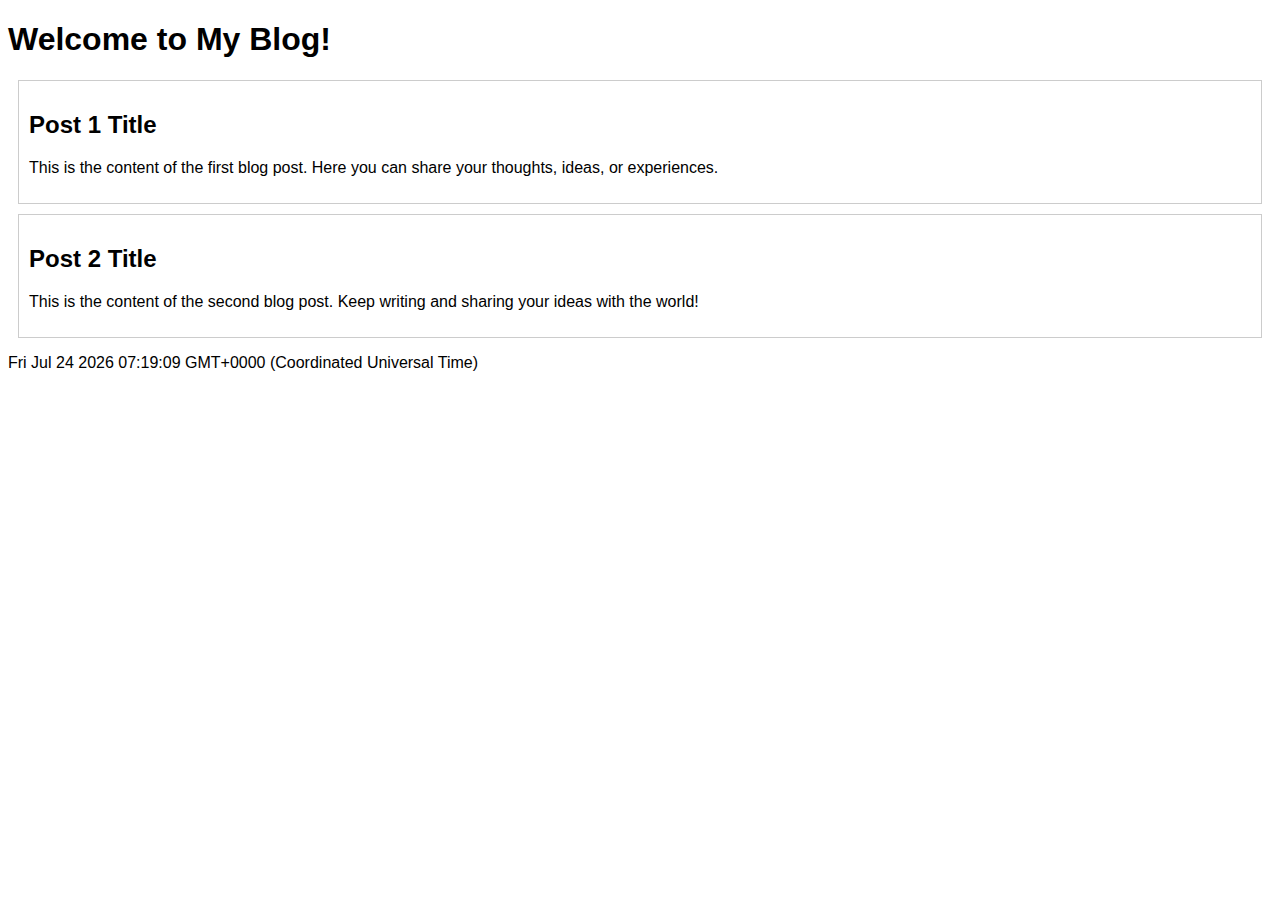
<file: amplify/public/index.html>
<!DOCTYPE html>
<html>

<head>
    <title>My Blog</title>
    <style>
        body {
            font-family: Arial, sans-serif;
        }
        .post {
            border: 1px solid #ccc;
            margin: 10px;
            padding: 10px;
        }
    </style>
    <script>
        window.onload = function() {
            var currentDateTimeSpan = document.getElementById('currentDateTime');
            var date = new Date();
            currentDateTimeSpan.textContent = date.toString();
        };
    </script>
</head>

<body>
    <h1>Welcome to My Blog!</h1>
    <div class="post">
        <h2>Post 1 Title</h2>
        <p>This is the content of the first blog post. Here you can share your thoughts, ideas, or experiences.</p>
    </div>
    <div class="post">
        <h2>Post 2 Title</h2>
        <p>This is the content of the second blog post. Keep writing and sharing your ideas with the world!</p>
    </div>
    <div>
        <p id="currentDateTime"></p>
    </div>
</body>

</html>
</file>
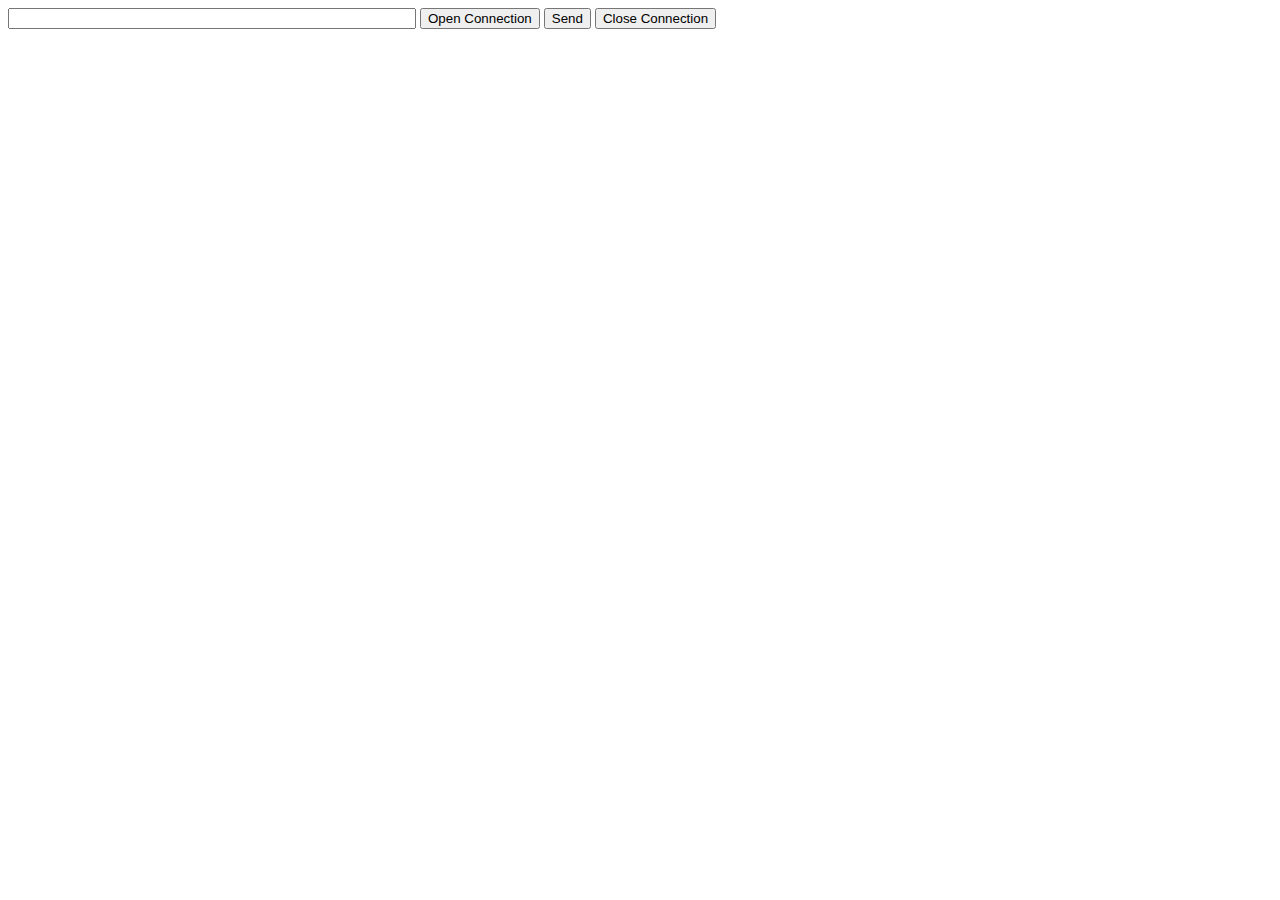
<file: chatapp/static/index.html>
<!DOCTYPE html>
<html>
<head>
    <title>Chat Application</title>
    <style>
        #message-input {
            width: 400px;
        }
    </style>
</head>
<body>
    <div id="status"></div>
    <input id="message-input" type="text">
    <button id="open-button">Open Connection</button>
    <button id="send-button">Send</button>
    <button id="close-button">Close Connection</button>
    <script src="chat.js"></script>
</body>
</html>
</file>
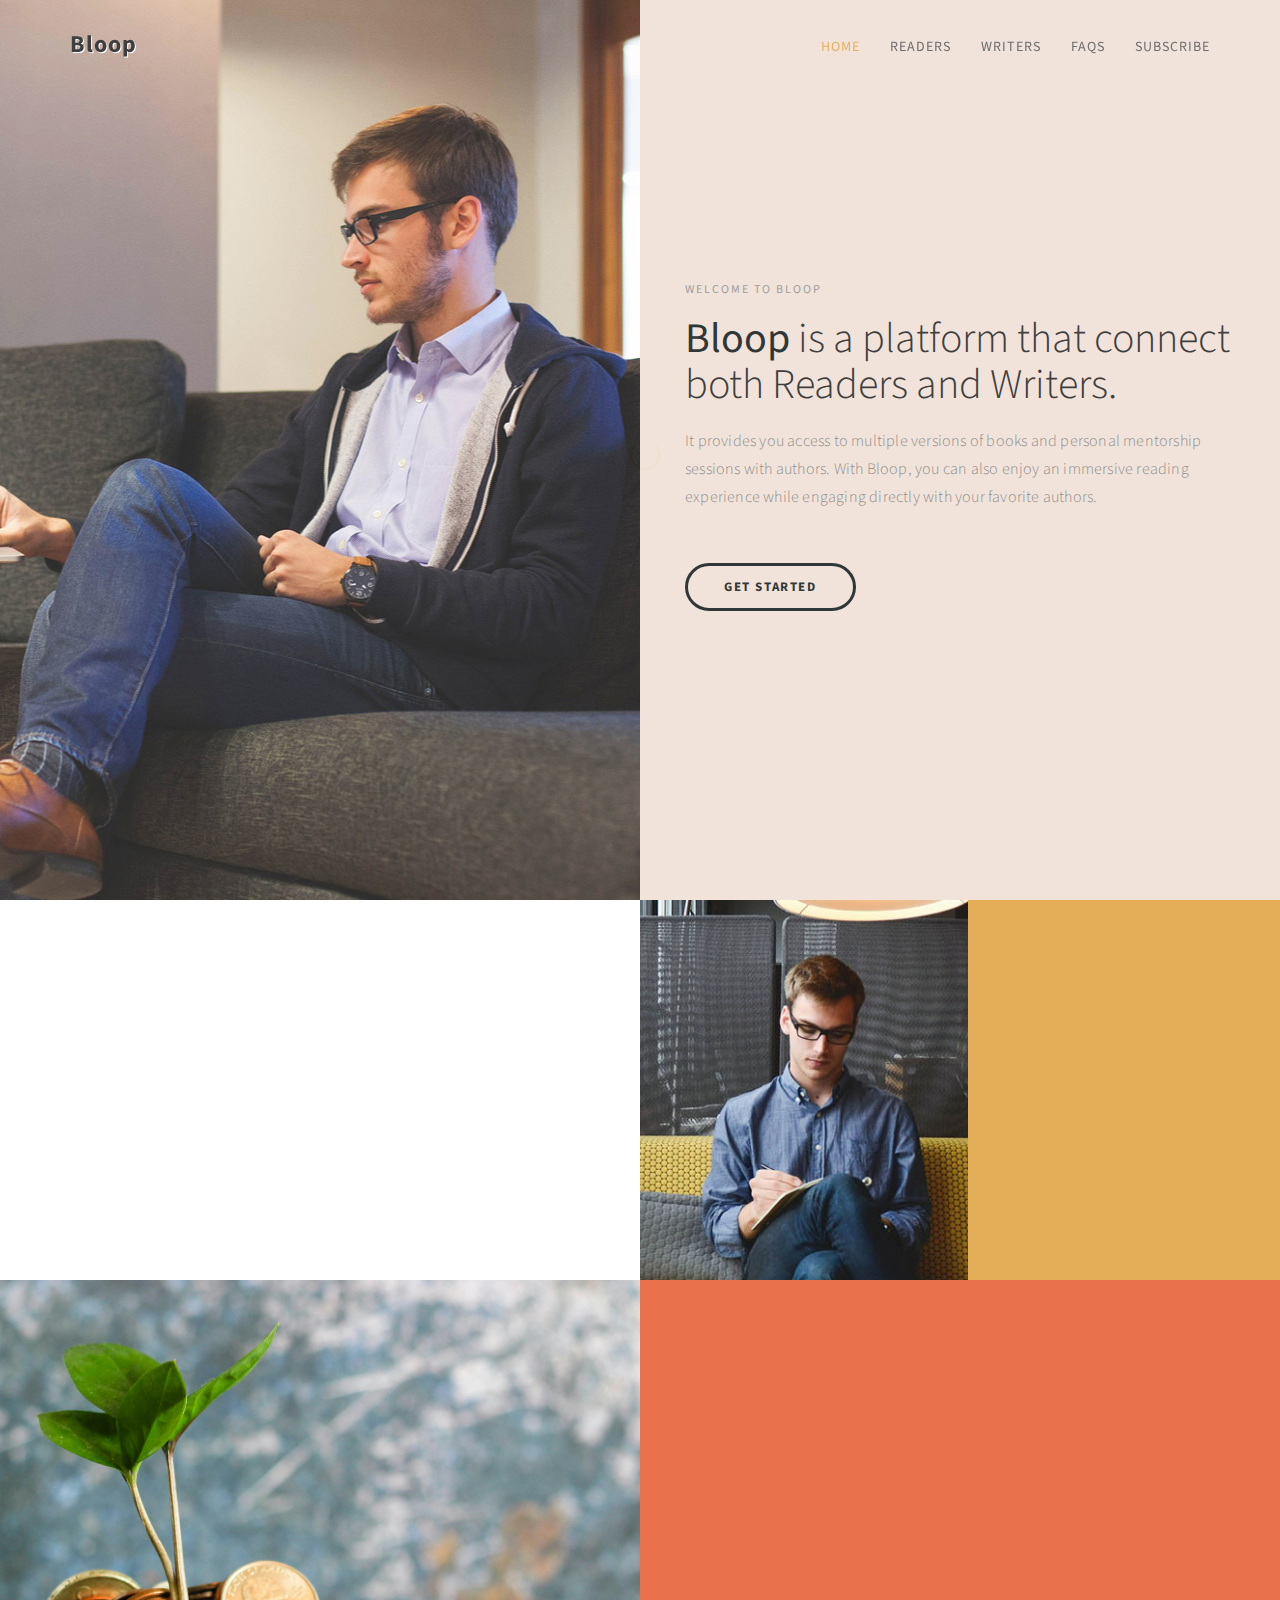
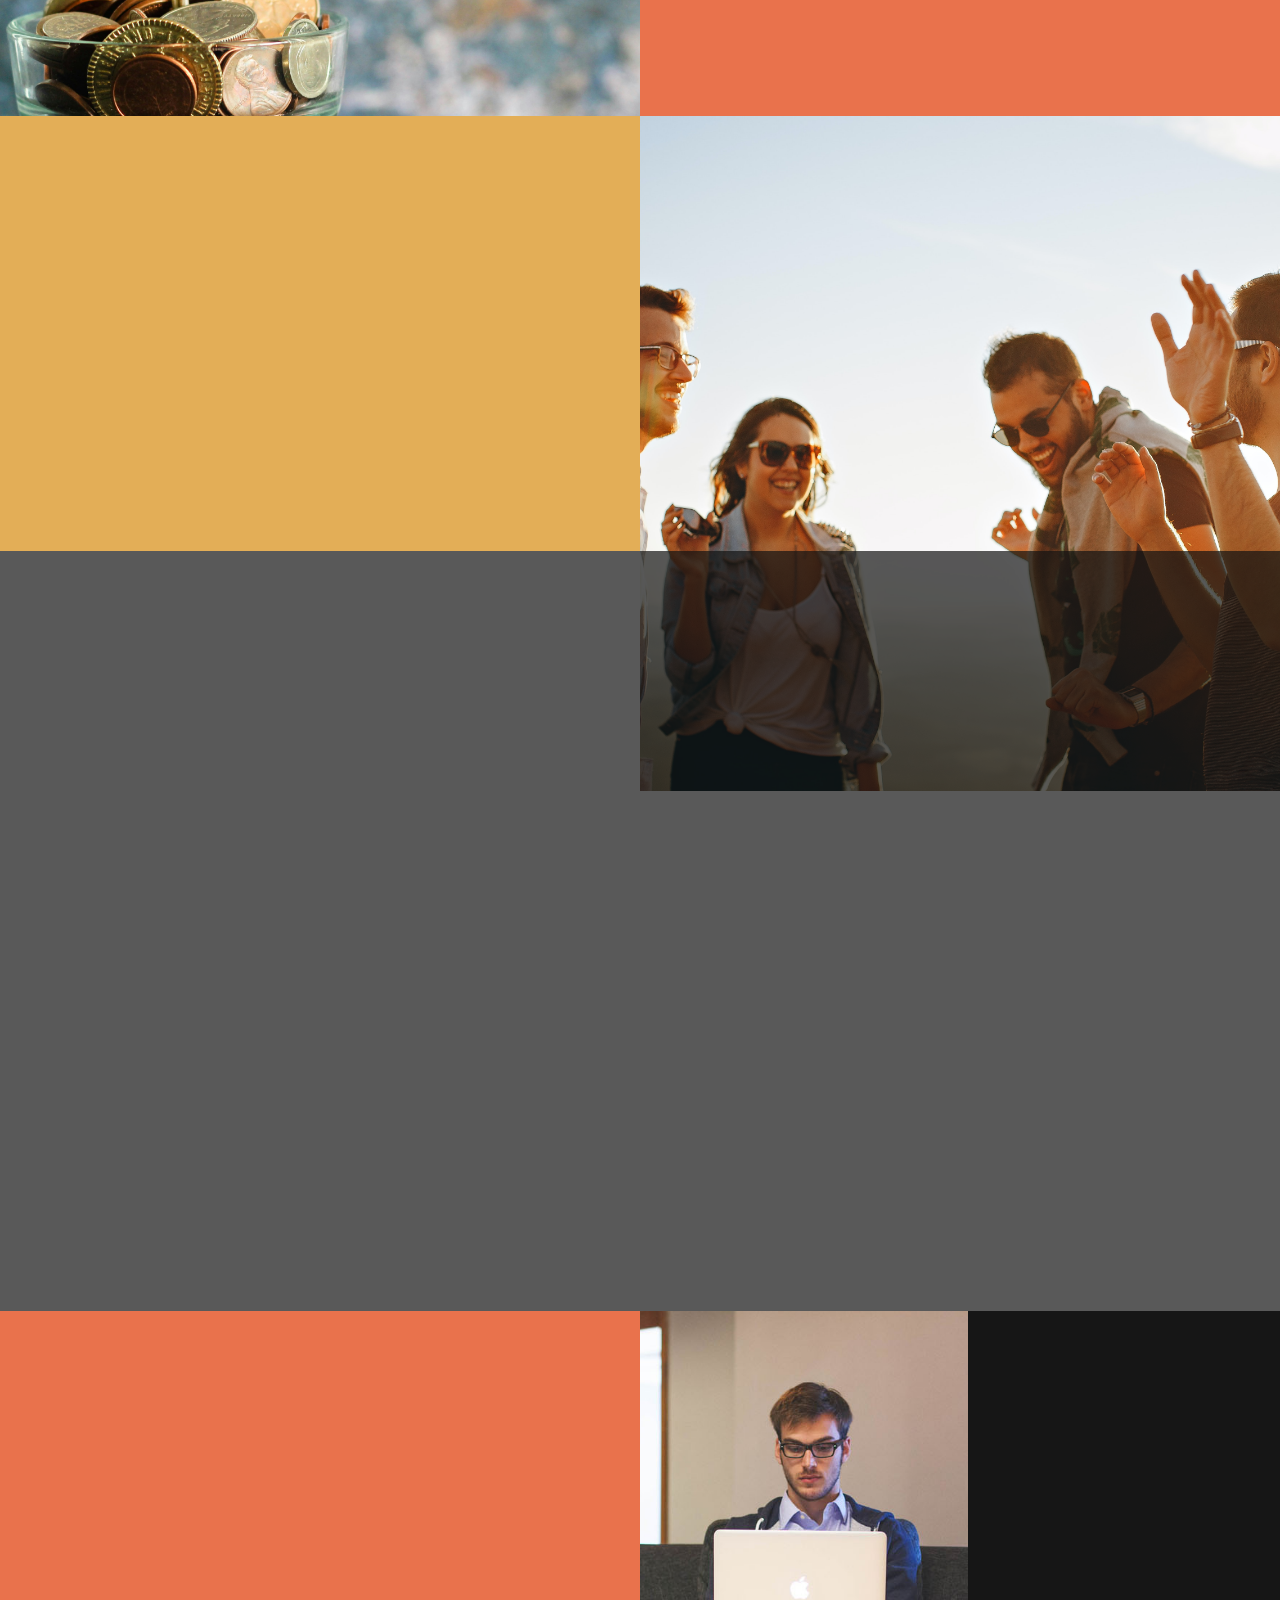
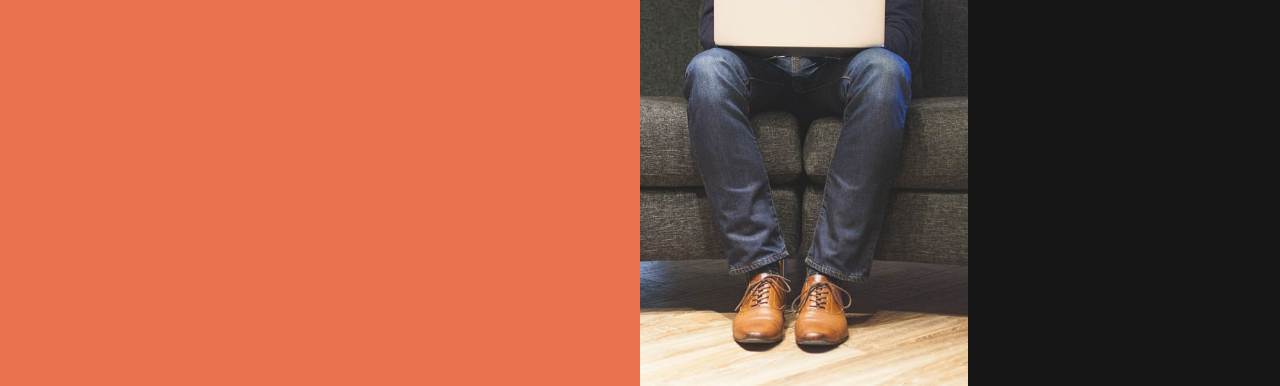
<file: Days/day9/index.html>
<!DOCTYPE html>
<html lang="en">
<head>

<meta charset="UTF-8">
<meta http-equiv="X-UA-Compatible" content="IE=Edge">
<meta name="description" content="">
<meta name="keywords" content="">
<meta name="author" content="">
<meta name="viewport" content="width=device-width, initial-scale=1, maximum-scale=1">

<title>Bloop</title>
<link rel="stylesheet" href="static/css/bootstrap.min.css">
<link rel="stylesheet" href="static/css/animate.css">
<link rel="stylesheet" href="static/css/font-awesome.min.css">
<link rel="stylesheet" href="static/css/templatemo-style.css">
<link href="https://fonts.googleapis.com/css?family=Source+Sans+Pro:300,400,700" rel="stylesheet">
<link rel="icon" type="image/x-icon" href="static/images/bloop_logo.png">

</head>
<body data-spy="scroll" data-target=".navbar-collapse" data-offset="50">

<!-- PRE LOADER -->

<div class="preloader">
     <div class="spinner">
          <span class="spinner-rotate"></span>
     </div>
</div>


<!-- Navigation Section -->

<div class="navbar navbar-fixed-top custom-navbar" role="navigation">
     <div class="container">

          <!-- navbar header -->
          <div class="navbar-header">
               <button class="navbar-toggle" data-toggle="collapse" data-target=".navbar-collapse">
                    <span class="icon icon-bar"></span>
                    <span class="icon icon-bar"></span>
                    <span class="icon icon-bar"></span>
               </button>
               <a href="#" class="navbar-brand">Bloop</a>
          </div>

          <div class="collapse navbar-collapse">
               <ul class="nav navbar-nav navbar-right">
                    <li><a href="#home" class="smoothScroll">Home</a></li>
                    <li><a href="#about" class="smoothScroll">Readers</a></li>
                    <li><a href="#experience" class="smoothScroll">Writers</a></li>
                    <li><a href="#quotes" class="smoothScroll">Faqs</a></li>
                    <li><a href="#contact" class="smoothScroll">Subscribe</a></li>
               </ul>
          </div>

     </div>
</div>


<!-- Home Section -->

<section id="home" class="parallax-section">
     <div class="container">
          <div class="row">

               <div class="col-md-6 col-sm-6">
                    <div class="home-img"></div>
               </div>

               <div class="col-md-6 col-sm-6">
                    <div class="home-thumb">
                         <div class="section-title">
                              <h4 class="wow fadeInUp" data-wow-delay="0.3s">welcome to Bloop</h4>
                              <h1 class="wow fadeInUp" data-wow-delay="0.6s"><strong>Bloop</strong> is a platform that connect both Readers and Writers.</h1>
                              <p class="wow fadeInUp" data-wow-delay="0.9s">It provides you access to multiple versions of books and personal mentorship sessions with authors. With Bloop, you can also enjoy an immersive reading experience while engaging directly with your favorite authors.</p>
                              
                              <a href="#about" class="wow fadeInUp smoothScroll section-btn btn btn-success" data-wow-delay="1.4s">Get Started</a>
                              
                         </div>
                    </div>
               </div>


          </div>
     </div>
</section>


<!-- About Section -->

<section id="about" class="parallax-section">
     <div class="container">
          <div class="row">

               <div class="col-md-6 col-sm-12">
                    <div class="about-thumb">
                         <div class="wow fadeInUp section-title" data-wow-delay="0.4s">
                              <h1>Access to Multiple Versions</h1>
                         </div>
                         <div class="wow fadeInUp" data-wow-delay="0.8s">
                              <p>When the book is out to the public, the narrative is fixed but Bloop changes it.</p>
                              <p><b>Alternate Endings:</b> Readers can explore different conclusions for the same story.</p>
                              <p><b>Revised Editions:</b> Readers can enjoy updated and refined versions of the original narrative.</p>
                              <p><b>Expanded Narratives:</b> Readers have access to a deeper exploration of characters, plotlines, or story worlds.</p>
                         </div>
                    </div>
               </div>

               <div class="col-md-3 col-sm-6">
                    <div class="background-image about-img"></div>
               </div>

               <div class="bg-yellow col-md-3 col-sm-6">
                    <div class="skill-thumb">
                         <div class="wow fadeInUp section-title color-white" data-wow-delay="1.2s">
                              <h1>Engagement with Authors</h1>
                              <p class="color-white">Direct engagement creates a personal bond between the author and reader and readers can directly seek clarifications on plot points, character motivations, improving their reading</p>
                         </div>
                    </div>
               </div>

          </div>
     </div>
</section>

<!-- Experience Section -->

<section id="experience" class="parallax-section">
     <div class="container">
          <div class="row">

               <div class="col-md-6 col-sm-6">
                    <div class="background-image experience-img"></div>
               </div>

               <div class="col-md-6 col-sm-6">
                    <div class="color-white experience-thumb">
                         <div class="wow fadeInUp section-title" data-wow-delay="0.8s">
                              <h1>Continuous Income</h1>
                              <p class="color-white">Bloop provides a more sustainable and consistent source of income for authors. It could be through subscriptions, mentorship sessions, or royalties from different versions of their books.</p>
                         </div>

                         <div class="wow fadeInUp color-white media" data-wow-delay="1.2s">
                              <p class="color-white"><b>Subscription:</b> Authors subscribe to Bloop for tools and engagement opportunities and earn from readers through various monetization methods.</p>
                              <p class="color-white"><b>Mentorship or Consultancy Sessions:</b> Authors could offer paid mentorship or consultancy sessions, as mentioned earlier. Readers could pay to participate in these sessions, with the payment going directly to the author.</p>
                         </div>
                    </div>
               </div>

          </div>
     </div>
</section>


<!-- Education Section -->

<section id="education" class="parallax-section">
     <div class="container">
          <div class="row">

               <div class="col-md-6 col-sm-6">
                    <div class="color-white education-thumb">
                         <div class="wow fadeInUp section-title" data-wow-delay="0.8s">
                              <h1>Community Building</h1>
                              <p class="color-white">Bloop allows authors to cultivate a community of readers who are interested in their work. This can help to create a dedicated fan base, which is not only gratifying but also helpful in ensuring the success of future releases.</p>
                         </div>

                         <div class="wow fadeInUp color-white media" data-wow-delay="1.2s">
                              <p class="color-white"><b>Engagement and Interaction:</b> Bloop provides tools for authors to interact directly with readers, fostering a strong connection and transforming casual readers into dedicated fans.</p>
                              <p class="color-white"><b>Exclusive Content:</b> Authors can offer exclusive content like early access to new books or special versions, deepening the bond with their fan base.</p>
                         </div>
                    </div>
               </div>

               <div class="col-md-6 col-sm-6">
                    <div class="background-image education-img"></div>
               </div>

          </div>
     </div>
</section>


<!-- Quotes Section -->

<section id="quotes" class="parallax-section">
     <div class="overlay"></div>
     <div class="container">
          <div class="row">

               <div class="col-md-offset-1 col-md-5 col-sm-12">
                    <h3 class="wow fadeInUp color-white" data-wow-delay="0.8s"><b>What is Bloop?</b></h4>
                    <p class="wow fadeInUp color-white" data-wow-delay="1s">Bloop is an interactive platform designed to revolutionize the reading experience by providing access to multiple versions of books and offering opportunities for direct engagement with authors. It aims to foster a global community of readers and authors, facilitating deep literary exploration and discussions.</p>
               </div>

               <div class="col-md-offset-1 col-md-5 col-sm-12">
                    <h3 class="wow fadeInUp color-white" data-wow-delay="0.8s"><b>What are Loops?</b></h4>
                    <p class="wow fadeInUp color-white" data-wow-delay="1s">Loops on Bloop refer to the various services that authors provide to their readers. These services could include different versions of their books (such as alternate endings or revised editions), mentorship programs, literary courses, merchandise, and other forms of content or experiences. Each Loop offers a unique way for readers to engage with authors and their work.</p>
               </div>

               <div class="col-md-offset-1 col-md-5 col-sm-12">
                    <h3 class="wow fadeInUp color-white" data-wow-delay="0.8s"><b>How does Bloop's subscription model work?</b></h4>
                    <p class="wow fadeInUp color-white" data-wow-delay="1s">Bloop’s world on the B2B model in which authors subscribe to the platform for access to various publishing tools and reader engagement opportunities. They can monetize their work directly from readers through book sales, paid events, mentorship sessions, or crowdfunding.</p>
               </div>

               <div class="col-md-offset-1 col-md-5 col-sm-12">
                    <h3 class="wow fadeInUp color-white" data-wow-delay="0.8s"><b>How much does it cost to subscribe to Bloop as a reader?</b></h4>
                    <p class="wow fadeInUp color-white" data-wow-delay="1s">Bloop doesn't charge readers for subscriptions. As a reader, you can access content on Bloop for free. Any charges you may incur would be directly from transactions with authors, such as purchasing their books, attending paid events, or participating in mentorship sessions. Each author sets their own prices for these services.</p>
               </div>

          </div>
     </div>
</section>


<!-- Contact Section -->

<section id="contact" class="parallax-section">
     <div class="container">
          <div class="row">

               <div class="col-md-6 col-sm-12">
                    <div class="contact-form">
                         <div class="wow fadeInUp section-title" data-wow-delay="0.2s">
                              <h1 class="color-white">Subscribe to Mentorship Program</h1>
                              <p class="color-white">Once a week, get the mentorship rules, podcasts with amazing writers and much more.</p>
                         </div>

                         <div id="contact-form">
                              <form method="post">
                                   <div class="wow fadeInUp" data-wow-delay="1s">
                                        <input name="fullname" type="text" class="form-control" id="fullname" placeholder="Your Name">
                                   </div>
                                   <div class="wow fadeInUp" data-wow-delay="1.2s">
                                        <input name="email" type="email" class="form-control" id="email" placeholder="Your Email">
                                   </div>
                                   <div class="wow fadeInUp col-md-6 col-sm-8" data-wow-delay="1.6s">
                                        <input name="submit" type="submit" class="form-control" id="submit" value="Subscribe">
                                   </div>
                              </form>
                         </div>

                    </div>
               </div>

               <div class="col-md-3 col-sm-6">
                    <div class="background-image contact-img"></div>
               </div>

               <div class="bg-dark col-md-3 col-sm-6">
                    <div class="contact-thumb">
                         <div class="wow fadeInUp contact-info" data-wow-delay="0.8s">
                              <h1 class="color-white">Contact</h1>
                              <p><i class="fa fa-youtube"></i> <a href="https://www.youtube.com/@ibilalkayy" target="_blank">ibilalkayy</a></p>
                              <p><i class="fa fa-twitter"></i> <a href="https://twitter.com/ibilalkayy" target="_blank">@ibilalkayy</a></p>
                              <p><i class="fa fa-envelope-o"></i> <a href="mailto:hi@bloop.gg">hi@bloop.gg</a></p>
                         </div>

                    </div>
               </div>

          </div>
     </div>
</section>

<!-- SCRIPTS -->

<script src="static/js/jquery.js"></script>
<script src="static/js/bootstrap.min.js"></script>
<script src="static/js/jquery.parallax.js"></script>
<script src="static/js/smoothscroll.js"></script>
<script src="static/js/wow.min.js"></script>
<script src="static/js/custom.js"></script>

</body>
</html>
</file>
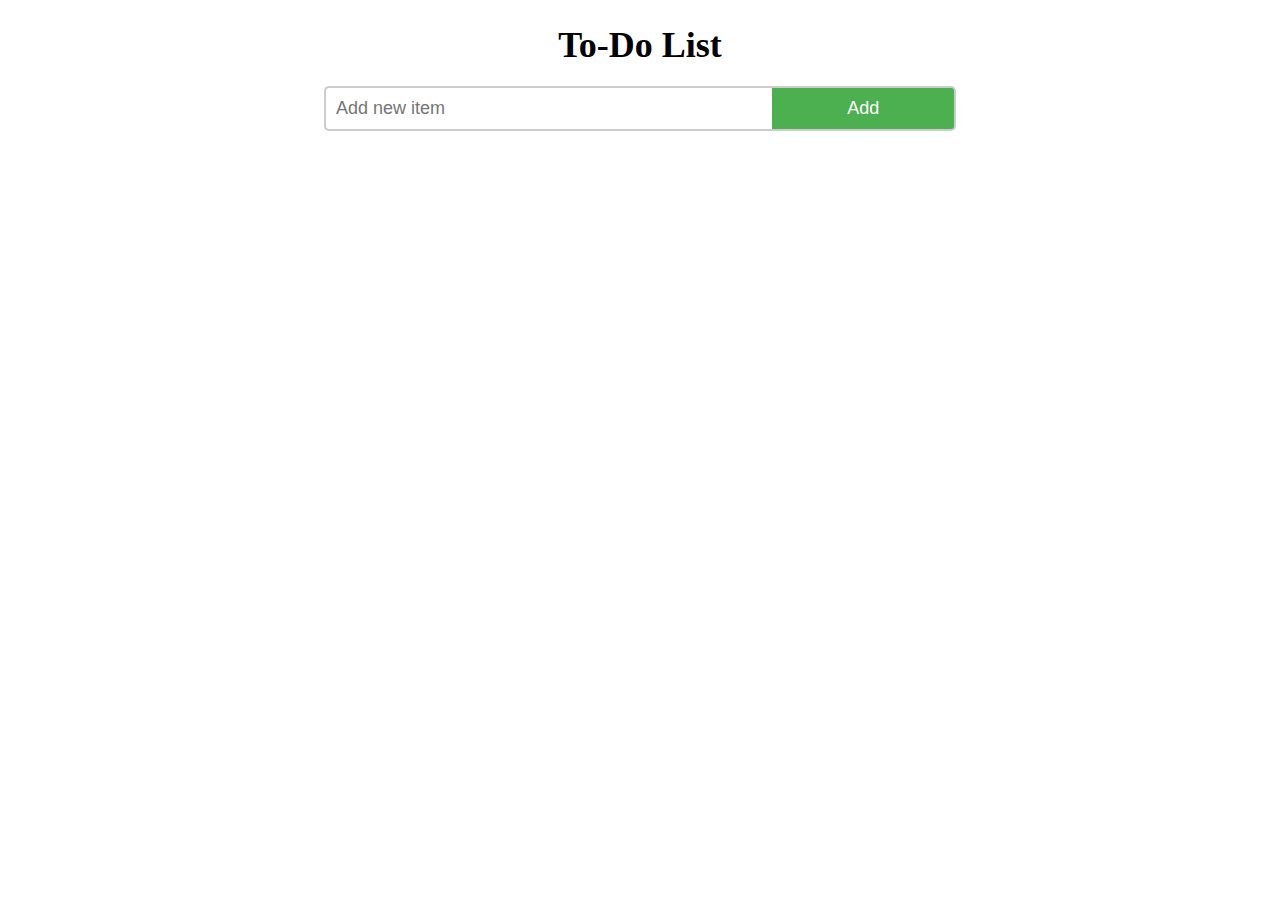
<file: Days/day4/s3bucket/index.html>
<!DOCTYPE html>
<html>
  <head>
    <meta charset="UTF-8">
    <title>To-Do List</title>
    <link rel="stylesheet" href="style.css">
  </head>
  <body>
    <div class="container">
      <h1>To-Do List</h1>
      <form>
        <input type="text" id="new-item" placeholder="Add new item">
        <button type="submit" id="add-btn">Add</button>
      </form>
      <ul id="todo-list"></ul>
    </div>
    <script src="script.js"></script>
  </body>
</html>
</file>
<file: Days/day9/static/css/templatemo-style.css>
/*

Stimulus Template

http://www.templatemo.com/tm-498-stimulus

*/

body {
	background: #ffffff;
    font-family: 'Source Sans Pro', sans-serif;
    font-style: normal;
	font-weight: 300;
    overflow-x: hidden;
}

html,body {
  width: 100%;
  height: 100%;
}


/*---------------------------------------
    Typorgraphy              
-----------------------------------------*/

h1,h2,h3,h4,h5,h6 {
  font-style: normal;
  font-weight: 300;
}

h1,h2,h3 {
  font-weight: 300;
}

h1 {
  font-size: 42px;
  padding-bottom: 14px;
  margin-bottom: 0px;
}

h2 {
  font-size: 42px;
  line-height: 52px;
  margin-top: 0px;
}

h3 {
  font-size: 26px;
  line-height: 32px;
  padding-bottom: 6px;
}

h4 {
  color: #999;
  font-size: 12px;
  font-weight: normal;
  letter-spacing: 2px;
  text-transform: uppercase;
  padding-top: 6px;
}

h5 {
  color: #666666;
}

strong {
  color: #232B2B;
  font-weight: normal;
}

p {
    color: #888;
    font-size: 16px;
    font-weight: 300;
    line-height: 28px;
    letter-spacing: 0.2px;
}

.section-btn {
  background-color: transparent;
  border: 3px solid #232B2B;
  border-radius: 100px;
  color: #232B2B;
  font-size: 13px;
  font-weight: bold;
  letter-spacing: 1.6px;
  padding: 12px 36px;
  margin-top: 42px;
  transition: all 0.4s ease-in-out;
  text-transform: uppercase;
}

.section-btn:hover {
  background: #E3AE57;
  border-color: transparent;
  color: #ffffff;
}

.btn-success:focus {
  background-color: #000;
  border-color: transparent;
}

.parallax-section {
  background-attachment: fixed !important;
  background-size: cover !important;
}

.section-title {
  position: relative;
  padding-bottom: 22px;
}

#about,
#service,
#experience,
#education,
#contact {
  position: relative;
}

#home .container,
#about .container, 
#experience .container,
#service .container,
#education .container,
#contact .container {
  width: 100%;
  padding: 0;
  margin: 0;
}

#experience .experience-thumb,
#education .education-thumb  {
  padding: 22px 42px 42px 42px;
}

#service,
#quotes,
footer {
  text-align: center;
}

#experience,
#education {
  background: #E9724C;
}

.background-image {
    background-position: 50% 50% !important;
    background-size: cover !important;
    width: 100%;
    height: 100%;
    min-height: 75vh;
    position: absolute;
    top: 0;
    right: 0;
    bottom: 0;
    left: 0;
}

.color-white {
  color: #ffffff;
}

.color-yellow {
  color: #E3AE57;
}

.bg-yellow {
  background: #E3AE57;
}

.bg-white {
  background: #ffffff;
}

.bg-dark {
  background: #161616;
}



/*---------------------------------------
    General               
-----------------------------------------*/

html{
  -webkit-font-smoothing: antialiased;
}

a {
  color: #E3AE57;
  -webkit-transition: 0.5s;
  -o-transition: 0.5s;
  transition: 0.5s;
  text-decoration: none !important;
}
a:hover, a:active, a:focus {
  color: #E3AE57;
  outline: none;
}

* {
  -webkit-box-sizing: border-box;
  -moz-box-sizing: border-box;
  box-sizing: border-box;
}

*:before,
*:after {
  -webkit-box-sizing: border-box;
  -moz-box-sizing: border-box;
  box-sizing: border-box;
}



/*---------------------------------------
    Preloader section              
-----------------------------------------*/

.preloader {
  position: fixed;
  top: 0;
  left: 0;
  width: 100%;
  height: 100%;
  z-index: 99999;
  display: flex;
  flex-flow: row nowrap;
  justify-content: center;
  align-items: center;
  background: none repeat scroll 0 0 #ffffff;
}

.spinner {
  border: 1px solid transparent;
  border-radius: 5px;
  position: relative;
}

.spinner:before {
  content: '';
  box-sizing: border-box;
  position: absolute;
  top: 50%;
  left: 50%;
  width: 30px;
  height: 30px;
  margin-top: -10px;
  margin-left: -10px;
  border-radius: 50%;
  border: 2px solid #E3AE57;
  border-top-color: #f9f9f9;
  animation: spinner .6s linear infinite;
}

@-webkit-@keyframes spinner {
  to {transform: rotate(360deg);}
}

@keyframes spinner {
  to {transform: rotate(360deg);}
}



/*---------------------------------------
    Navigation section              
-----------------------------------------*/

.custom-navbar {
    margin-bottom: 0;
    background-color: #ffffff;
}

.custom-navbar .navbar-brand {
    color: #333;
	text-shadow: 1px 1px #fff;
    font-weight: bold;
    font-size: 24px;
    line-height: 35px;
    letter-spacing: 1px;
}

.custom-navbar .nav li a {
    color: #666;
    font-size: 14px;
    font-weight: 400;
    letter-spacing: 1px;
    text-transform: uppercase;
    line-height: 40px;
    transition: all 0.4s ease-in-out;
}

.custom-navbar .nav li a:hover {
    background: transparent;
    color: #E3AE57;
}

.custom-navbar .navbar-nav > li > a:hover,
.custom-navbar .navbar-nav > li > a:focus {
  background-color: transparent;
}

.custom-navbar .nav li.active > a {
    background-color: transparent;
    color: #E3AE57;
}

.custom-navbar .navbar-toggle {
    border: none;
    padding-top: 10px;
}

.custom-navbar .navbar-toggle {
    background-color: transparent;
}

.custom-navbar .navbar-toggle .icon-bar {
    background: #E3AE57;
    border-color: transparent;
}

@media(min-width:768px) {
    .custom-navbar {
        padding: 12px 0;
        border-bottom: 0;
        background: 0 0; 
    }
    .custom-navbar.top-nav-collapse {
        background: #ffffff;
        box-shadow: 0px 2px 8px 0px rgba(50, 50, 50, 0.08);
        padding: 0;
    }

}



/*---------------------------------------
    Home section              
-----------------------------------------*/

#home h1 {
  padding-bottom: 18px;
}

#home .col-md-6 {
  background: #f1e2d7;
/* light blue color: #c3eafd; */
  padding-right: 0;
  padding-left: 0;
}

#home .home-img {
  background: url('../images/home-img.jpg') no-repeat;
  background-size: cover;
  background-position: 50% 50%;
  width: 100%;
  height: 100vh;
}

#home .home-thumb {
  display: -webkit-box;
  display: -webkit-flex;
  display: -ms-flexbox;
  display: flex;
  -webkit-box-align: center;
  -webkit-align-items: center;
  -ms-flex-align: center;
  align-items: center;
  height: 100vh;
  padding: 0 45px 0 45px;
}



/*---------------------------------------
   About section              
-----------------------------------------*/

#about .about-img {
    background: url('../images/about-img.jpg') no-repeat;
}

#about .about-thumb,
#about .skill-thumb {
  padding: 22px 32px 32px 32px;
}

#about .progress {
  background: #ffffff;
  border-radius: 0px;
  box-shadow: none;
  height: 2px;
}

#about .progress-bar-primary {
  background: #232B2B;
}

#about strong,
#about span {
  font-weight: bold;
  display: inline-block;
  padding-bottom: 8px;
}



/*---------------------------------------
    Service section              
-----------------------------------------*/

#service {
  background: #E9724C;
}

#service p {
  font-size: 18px;
  line-height: 30px;
}

#service .service-thumb {
  padding: 52px 22px 52px 22px;
}

#service .service-thumb .fa {
  font-size: 42px;
  padding-bottom: 22px;
}



/*---------------------------------------
    Experience section              
-----------------------------------------*/

#experience .experience-img {
  background: url('../images/experience-img.jpeg') no-repeat;
}

#experience .media-heading {
  margin-bottom: 0px;
}

#experience .media .fa {
  font-size: 42px;
  margin-right: 14px;
}

#experience small {
  color: #633;
  font-weight: bold;
}

/*---------------------------------------
    Education section              
-----------------------------------------*/

#education {
  background: #E3AE57;
}

#education .education-img {
  background: url('../images/education-img.jpeg') no-repeat;
}

#education .media-heading {
  margin-bottom: 0px;
}

#education .media .fa {
  font-size: 42px;
  margin-right: 14px;
}

#education small {
  color: #886D1E;
  font-weight: bold;
}



/*---------------------------------------
   Quotes section              
-----------------------------------------*/

#quotes {
    background: url('../images/quotes-bg.jpg') 50% 0 repeat-y fixed;
    background-size: cover;
    background-position: center center;
    color: #ffffff;
    position: relative;
    padding: 100px 0px;
}

#quotes .overlay {
    background: #121212;
    width: 100%;
    height: 100%;
    position: absolute;
    top: 0;
    opacity: 0.7;
}

#quotes .fa {
  font-size: 42px;
  margin-top: 32px;
  margin-bottom: 22px;
}

#quotes p {
  padding-top: 32px;
}


/*---------------------------------------
    Contact section              
-----------------------------------------*/

#contact {
  background: #E9724C;
}

#contact .contact-form,
#contact .contact-thumb {
  padding: 22px 32px 22px 32px;
  min-height: 75vh;
}

#contact .contact-img {
  background: url('../images/contact-img.jpg') no-repeat;
  min-height: 75vh;
}

#contact .contact-info {
  padding-top: 6px;
  padding-bottom: 6px;
}

#contact .form-control::-moz-placeholder{color:#ffffff;opacity:1}
#contact .form-control:-ms-input-placeholder{color:#ffffff}
#contact .form-control::-webkit-input-placeholder{color:#ffffff}

#contact .form-control {
  background: transparent;
  border: none;
  border-bottom: 1px solid #E3AE57;
  border-radius: 0px;
  box-shadow: none;
  color: #ffffff;
  font-size: 18px;
  margin-top: 10px;
  margin-bottom: 25px;
  transition: all 0.4s ease-in-out;
}

#contact .form-control:focus {
  border-bottom-color: #ffffff;
}

#contact input {
  height: 45px;
}

#contact input[type="submit"] {
  background: #ffffff;
  border: 2px solid transparent;
  border-radius: 40px;
  color: #161616;
  padding-bottom: 10px;
}

#contact input[type="submit"]:hover {
  background: transparent;
  border-color: #ffffff;
  color: #ffffff;
}

#contact .fa {
  padding-right: 10px;
}



/*---------------------------------------
   Footer section              
-----------------------------------------*/

footer {
    padding: 140px 0px;
}



/*---------------------------------------
   Social icon             
-----------------------------------------*/

.social-icon {
    position: relative;
    padding: 0;
    margin: 0;
    text-align: center;
}

.social-icon li {
    display: inline-block;
    list-style: none;
}

.social-icon li a {
    border: 2px solid transparent;
    color: #999;
    border-radius: 100px;
    cursor: pointer;
    font-size: 16px;
    text-decoration: none;
    transition: all 0.4s ease-in-out;
    width: 50px;
    height: 50px;
    line-height: 50px;
    text-align: center;
    vertical-align: middle;
    position: relative;
    margin: 22px 4px 10px 4px;
}

.social-icon li a:hover {
    background: #E3AE57;
    border-color: #ffffff;
    color: #ffffff;
    transform: scale(1.1);
}



/*---------------------------------------
   Mobile Responsive         
-----------------------------------------*/

@media only screen and (max-width: 580px) {
  h1 {
    font-size: 32px;
  }

  h2 {
    font-size: 28px;
    line-height: inherit;
  }

  h3 {
    font-size: 22px;
    line-height: inherit;
  }
}

@media only screen and (max-width: 767px) {
  .custom-navbar .navbar-brand {
    line-height: 18px;
  }

  #home .home-thumb {
    height: auto;
    padding-top: 32px;
    padding-bottom: 12px;
  }

  #home .container,
  #about .container, 
  #experience .container,
  #service .container,
  #education .container,
  #contact .container {
    padding-right: 15px;
    padding-left: 15px;
  }

  #about .col-md-3,
  #experience .col-md-6,
  #education .col-md-6,
  #contact .col-md-3 {
    padding: 0;
    margin: 0;
  }

  .background-image {
    position: relative;
    min-height: 65vh;
  }
}

@media only screen and (max-width: 1024px) {
  .section-title {
    padding-bottom: 12px;
  }

  footer {
    padding: 40px 0;
  }
}
</file>
<file: Days/day4/s3bucket/style.css>
.container {
    width: 50%;
    margin: auto;
    text-align: center;
  }
  
  h1 {
    font-size: 36px;
    margin-bottom: 20px;
  }
  
  form {
    display: flex;
    margin-bottom: 20px;
  }
  
  input[type="text"] {
    width: 70%;
    padding: 10px;
    font-size: 18px;
    border-radius: 5px 0 0 5px;
    border: 2px solid #ccc;
    border-right: none;
  }
  
  button {
    width: 30%;
    padding: 10px;
    font-size: 18px;
    border-radius: 0 5px 5px 0;
    border: 2px solid #ccc;
    border-left: none;
    background-color: #4CAF50;
    color: white;
  }
  
  button:hover {
    background-color: #3e8e41;
  }
  
  ul {
    list-style: none;
    padding: 0;
  }
  
  li {
    display: flex;
    justify-content: space-between;
    align-items: center;
    padding: 10px;
    font-size: 18px;
    background-color: #f2f2f2;
    border-bottom: 1px solid #ccc;
  }
  
  li:last-child {
    border-bottom: none;
  }
  
  .checked {
    text-decoration: line-through;
    color: #888;
  }
  
  .delete-btn {
    background-color: #f44336;
    color: white;
    padding: 5px 10px;
    border-radius: 5px;
    border: none;
    cursor: pointer;
  }
  
  .delete-btn:hover {
    background-color: #d32f2f;
  }
</file>
